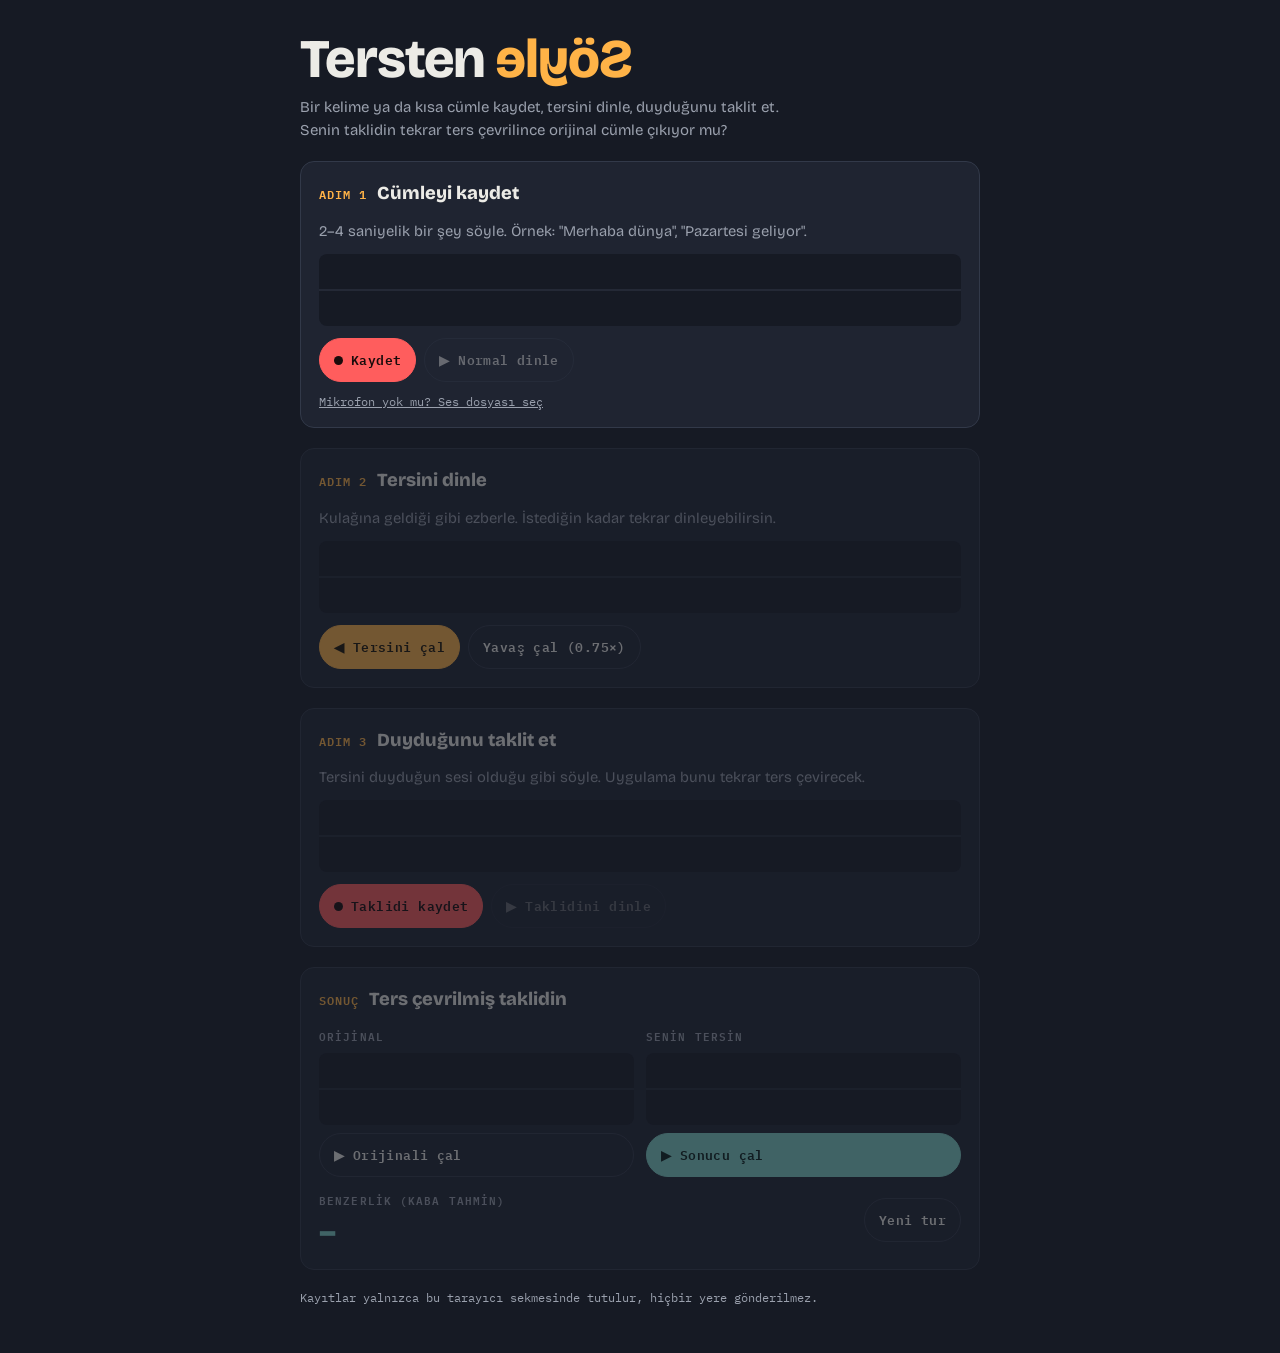
<file: tersten-soyle.html>
<!doctype html>
<html lang="tr">
<head>
<meta charset="utf-8">
<meta name="viewport" content="width=device-width,initial-scale=1">
<title>Tersten Söyle</title>
<link rel="preconnect" href="https://fonts.googleapis.com">
<link rel="stylesheet" href="https://fonts.googleapis.com/css2?family=Bricolage+Grotesque:opsz,wght@12..96,500;12..96,800&family=IBM+Plex+Mono:wght@400;600&display=swap">
<style>
/* Düzen: tek sütun, bant makarası gibi soldan sağa akan 3 adım; her adımda dalga formu */
:root{
  --ink:#161a24; --panel:#1f2431; --line:#323949;
  --fg:#ecebe6; --muted:#9aa0ad;
  --amber:#ffb347; --mint:#7fd1c7; --rec:#ff5d5d;
  --display:"Bricolage Grotesque",system-ui,sans-serif;
  --mono:"IBM Plex Mono",ui-monospace,monospace;
  color-scheme:dark;
}
*{box-sizing:border-box}
body{margin:0;background:var(--ink);color:var(--fg);font:15px/1.5 var(--display);
  padding:32px max(16px,env(safe-area-inset-right,0px)) 48px max(16px,env(safe-area-inset-left,0px))}
.wrap{max-width:680px;margin:0 auto;display:flex;flex-direction:column;gap:20px}
header h1{font-size:clamp(2.2rem,7vw,3.4rem);font-weight:800;margin:0;line-height:1;letter-spacing:-.02em}
header h1 .rev{display:inline-block;transform:scaleX(-1);color:var(--amber)}
header p{color:var(--muted);margin:10px 0 0;max-width:52ch}
.step{background:var(--panel);border:1px solid var(--line);border-radius:14px;padding:18px;display:flex;flex-direction:column;gap:12px}
.step.locked{opacity:.4;pointer-events:none}
.head{display:flex;align-items:baseline;gap:10px}
.num{font:600 12px var(--mono);color:var(--amber);letter-spacing:.08em}
.head h2{margin:0;font-size:1.15rem;font-weight:800}
.hint{margin:0;color:var(--muted);font-size:.92rem}
canvas{width:100%;height:72px;display:block;background:var(--ink);border-radius:8px}
.row{display:flex;flex-wrap:wrap;gap:8px}
button{font:600 13px var(--mono);letter-spacing:.03em;border:1px solid var(--line);background:transparent;color:var(--fg);
  padding:10px 14px;border-radius:999px;cursor:pointer;display:inline-flex;align-items:center;gap:8px}
button:hover{border-color:var(--fg)}
button:focus-visible{outline:2px solid var(--amber);outline-offset:2px}
button:disabled{opacity:.35;cursor:not-allowed}
button.rec{background:var(--rec);border-color:var(--rec);color:#1a0b0b}
button.rec.on{animation:pulse 1s infinite}
button.play{background:var(--amber);border-color:var(--amber);color:#1d1406}
button.play2{background:var(--mint);border-color:var(--mint);color:#0c201d}
.dot{width:9px;height:9px;border-radius:50%;background:currentColor}
.timer{font:600 13px var(--mono);color:var(--muted);font-variant-numeric:tabular-nums;align-self:center}
.cmp{display:grid;grid-template-columns:1fr 1fr;gap:12px}
.cmp > div{display:flex;flex-direction:column;gap:8px;min-width:0}
.lbl{font:600 11px var(--mono);letter-spacing:.1em;text-transform:uppercase;color:var(--muted)}
.score{font:800 2rem var(--display);color:var(--mint)}
.err{color:var(--rec);font-size:.9rem;margin:0}
footer{color:var(--muted);font:12px var(--mono)}
label.file{font:12px var(--mono);color:var(--muted);cursor:pointer;text-decoration:underline}
label.file input{display:none}
@media (max-width:480px){.cmp{grid-template-columns:1fr}}
@keyframes pulse{50%{opacity:.6}}
@media (prefers-reduced-motion:reduce){button.rec.on{animation:none}}
</style>
</head>
<body>
<div class="wrap">
  <header>
    <h1>Tersten <span class="rev">Söyle</span></h1>
    <p>Bir kelime ya da kısa cümle kaydet, tersini dinle, duyduğunu taklit et. Senin taklidin tekrar ters çevrilince orijinal cümle çıkıyor mu?</p>
  </header>

  <section class="step" id="s1">
    <div class="head"><span class="num">ADIM 1</span><h2>Cümleyi kaydet</h2></div>
    <p class="hint">2–4 saniyelik bir şey söyle. Örnek: "Merhaba dünya", "Pazartesi geliyor".</p>
    <canvas id="c1"></canvas>
    <div class="row">
      <button class="rec" id="r1"><span class="dot"></span>Kaydet</button>
      <button id="p1" disabled>▶ Normal dinle</button>
      <span class="timer" id="t1"></span>
    </div>
    <label class="file">Mikrofon yok mu? Ses dosyası seç<input type="file" accept="audio/*" id="f1"></label>
    <p class="err" id="e1" hidden></p>
  </section>

  <section class="step locked" id="s2">
    <div class="head"><span class="num">ADIM 2</span><h2>Tersini dinle</h2></div>
    <p class="hint">Kulağına geldiği gibi ezberle. İstediğin kadar tekrar dinleyebilirsin.</p>
    <canvas id="c2"></canvas>
    <div class="row"><button class="play" id="p2">◀ Tersini çal</button>
      <button id="slow">Yavaş çal (0.75×)</button></div>
  </section>

  <section class="step locked" id="s3">
    <div class="head"><span class="num">ADIM 3</span><h2>Duyduğunu taklit et</h2></div>
    <p class="hint">Tersini duyduğun sesi olduğu gibi söyle. Uygulama bunu tekrar ters çevirecek.</p>
    <canvas id="c3"></canvas>
    <div class="row">
      <button class="rec" id="r3"><span class="dot"></span>Taklidi kaydet</button>
      <button id="p3" disabled>▶ Taklidini dinle</button>
      <span class="timer" id="t3"></span>
    </div>
  </section>

  <section class="step locked" id="s4">
    <div class="head"><span class="num">SONUÇ</span><h2>Ters çevrilmiş taklidin</h2></div>
    <div class="cmp">
      <div><span class="lbl">Orijinal</span><canvas id="c4a"></canvas>
        <button id="p4a">▶ Orijinali çal</button></div>
      <div><span class="lbl">Senin tersin</span><canvas id="c4b"></canvas>
        <button class="play2" id="p4b">▶ Sonucu çal</button></div>
    </div>
    <div class="row" style="align-items:center;justify-content:space-between">
      <div><span class="lbl">Benzerlik (kaba tahmin)</span><div class="score" id="score">–</div></div>
      <button id="again">Yeni tur</button>
    </div>
  </section>

  <footer>Kayıtlar yalnızca bu tarayıcı sekmesinde tutulur, hiçbir yere gönderilmez.</footer>
</div>

<script>
const $ = id => document.getElementById(id);
let ctx;
const audio = () => (ctx ||= new (window.AudioContext||window.webkitAudioContext)());
const S = {orig:null, rev:null, att:null, attRev:null};
let current = null; // çalan kaynak
const MAX_SEC = 6;

// --- Ses yardımcıları ---
function reverse(buf){
  const out = audio().createBuffer(buf.numberOfChannels, buf.length, buf.sampleRate);
  for(let c=0;c<buf.numberOfChannels;c++){
    const src = buf.getChannelData(c), dst = out.getChannelData(c);
    for(let i=0,n=src.length;i<n;i++) dst[i] = src[n-1-i];
  }
  return out;
}
function trim(buf, thr=0.02){ // baştaki/sondaki sessizliği kes
  const d = buf.getChannelData(0); let a=0, b=d.length-1;
  while(a<b && Math.abs(d[a])<thr) a++;
  while(b>a && Math.abs(d[b])<thr) b--;
  const pad = Math.floor(buf.sampleRate*0.08);
  a=Math.max(0,a-pad); b=Math.min(d.length-1,b+pad);
  if(b-a < buf.sampleRate*0.2) return buf;
  const out = audio().createBuffer(buf.numberOfChannels, b-a+1, buf.sampleRate);
  for(let c=0;c<buf.numberOfChannels;c++) out.getChannelData(c).set(buf.getChannelData(c).subarray(a,b+1));
  return out;
}
function draw(canvas, buf, color, progress=-1){
  const dpr = devicePixelRatio||1, w = canvas.clientWidth, h = canvas.clientHeight;
  canvas.width = w*dpr; canvas.height = h*dpr;
  const g = canvas.getContext('2d'); g.scale(dpr,dpr); g.clearRect(0,0,w,h);
  if(!buf){ g.strokeStyle='#323949'; g.beginPath(); g.moveTo(0,h/2); g.lineTo(w,h/2); g.stroke(); return; }
  const d = buf.getChannelData(0), bars = Math.floor(w/3), step = Math.floor(d.length/bars);
  let peak = 0.0001; for(let i=0;i<d.length;i+=64) peak=Math.max(peak,Math.abs(d[i]));
  for(let i=0;i<bars;i++){
    let m=0; for(let j=0;j<step;j+=8) m=Math.max(m,Math.abs(d[i*step+j]||0));
    const bh = Math.max(2,(m/peak)*(h-10));
    g.fillStyle = (progress>=0 && i/bars<=progress) ? '#ecebe6' : color;
    g.fillRect(i*3,(h-bh)/2,2,bh);
  }
}
function play(buf, canvas, color, rate=1){
  if(current){ try{current.stop()}catch(e){} }
  const a = audio(); a.resume();
  const src = a.createBufferSource(); src.buffer = buf; src.playbackRate.value = rate;
  src.connect(a.destination); current = src;
  const t0 = a.currentTime, dur = buf.duration/rate;
  src.start();
  (function tick(){
    const p = (a.currentTime-t0)/dur;
    if(current!==src || p>=1){ draw(canvas,buf,color); return; }
    draw(canvas,buf,color,p); requestAnimationFrame(tick);
  })();
}

// --- Kayıt ---
async function record(btn, timerEl, label, onDone){
  if(btn._rec){ btn._rec.stop(); return; }
  let stream;
  try{ stream = await navigator.mediaDevices.getUserMedia({audio:{echoCancellation:false,noiseSuppression:true}}); }
  catch(e){ const er=$('e1'); er.hidden=false; er.textContent='Mikrofona erişilemedi. Tarayıcıda mikrofon iznini aç ya da aşağıdan bir ses dosyası seç.'; return; }
  const rec = new MediaRecorder(stream), chunks=[];
  btn._rec = rec; btn.classList.add('on'); btn.lastChild.textContent='Durdur';
  const start = Date.now();
  const iv = setInterval(()=>{
    const s=(Date.now()-start)/1000; timerEl.textContent = s.toFixed(1)+' / '+MAX_SEC+' sn';
    if(s>=MAX_SEC) rec.stop();
  },100);
  rec.ondataavailable = e => chunks.push(e.data);
  rec.onstop = async ()=>{
    clearInterval(iv); stream.getTracks().forEach(t=>t.stop());
    btn._rec=null; btn.classList.remove('on'); btn.lastChild.textContent=label;
    const blob = new Blob(chunks,{type:rec.mimeType});
    const buf = await audio().decodeAudioData(await blob.arrayBuffer());
    timerEl.textContent = buf.duration.toFixed(1)+' sn';
    onDone(trim(buf));
  };
  rec.start();
}

function setOrig(buf){
  S.orig = buf; S.rev = reverse(buf);
  draw($('c1'),S.orig,'#ffb347'); draw($('c2'),S.rev,'#ffb347');
  $('p1').disabled=false; $('s2').classList.remove('locked'); $('s3').classList.remove('locked');
  $('e1').hidden=true;
  play(S.rev,$('c2'),'#ffb347'); // otomatik tersini çal
}
function setAttempt(buf){
  S.att = buf; S.attRev = reverse(buf);
  draw($('c3'),S.att,'#7fd1c7'); draw($('c4a'),S.orig,'#ffb347'); draw($('c4b'),S.attRev,'#7fd1c7');
  $('p3').disabled=false; $('s4').classList.remove('locked');
  $('score').textContent = similarity(S.orig,S.attRev)+'%';
  play(S.attRev,$('c4b'),'#7fd1c7');
  $('s4').scrollIntoView({behavior:matchMedia('(prefers-reduced-motion: reduce)').matches?'auto':'smooth',block:'center'});
}

// Kaba benzerlik: iki sesin ses yüksekliği zarflarını aynı uzunluğa getirip korelasyon
function envelope(buf,n=80){
  const d=buf.getChannelData(0), step=Math.floor(d.length/n), e=[];
  for(let i=0;i<n;i++){ let s=0; for(let j=0;j<step;j++){ const v=d[i*step+j]||0; s+=v*v; } e.push(Math.sqrt(s/step)); }
  return e;
}
function similarity(a,b){
  const x=envelope(a), y=envelope(b), n=x.length;
  const mx=x.reduce((p,c)=>p+c)/n, my=y.reduce((p,c)=>p+c)/n;
  let num=0,dx=0,dy=0;
  for(let i=0;i<n;i++){ num+=(x[i]-mx)*(y[i]-my); dx+=(x[i]-mx)**2; dy+=(y[i]-my)**2; }
  const r = num/Math.sqrt(dx*dy||1);
  const lenPen = Math.min(a.duration,b.duration)/Math.max(a.duration,b.duration);
  return Math.max(0,Math.round(((r+1)/2)*lenPen*100));
}

// --- Bağlantılar ---
$('r1').onclick = ()=> record($('r1'),$('t1'),'Kaydet',setOrig);
$('r3').onclick = ()=> record($('r3'),$('t3'),'Taklidi kaydet',setAttempt);
$('p1').onclick = ()=> play(S.orig,$('c1'),'#ffb347');
$('p2').onclick = ()=> play(S.rev,$('c2'),'#ffb347');
$('slow').onclick = ()=> play(S.rev,$('c2'),'#ffb347',0.75);
$('p3').onclick = ()=> play(S.att,$('c3'),'#7fd1c7');
$('p4a').onclick = ()=> play(S.orig,$('c4a'),'#ffb347');
$('p4b').onclick = ()=> play(S.attRev,$('c4b'),'#7fd1c7');
$('f1').onchange = async e=>{
  const f=e.target.files[0]; if(!f) return;
  try{ setOrig(trim(await audio().decodeAudioData(await f.arrayBuffer()))); }
  catch(err){ const er=$('e1'); er.hidden=false; er.textContent='Bu dosya okunamadı. MP3, WAV ya da M4A dene.'; }
};
$('again').onclick = ()=>{
  Object.keys(S).forEach(k=>S[k]=null);
  ['s2','s3','s4'].forEach(id=>$(id).classList.add('locked'));
  ['p1','p3'].forEach(id=>$(id).disabled=true);
  ['t1','t3'].forEach(id=>$(id).textContent='');
  $('score').textContent='–';
  ['c1','c2','c3','c4a','c4b'].forEach(id=>draw($(id),null));
  window.scrollTo({top:0});
};
['c1','c2','c3','c4a','c4b'].forEach(id=>draw($(id),null));
addEventListener('resize',()=>{
  draw($('c1'),S.orig,'#ffb347'); draw($('c2'),S.rev,'#ffb347'); draw($('c3'),S.att,'#7fd1c7');
  draw($('c4a'),S.orig,'#ffb347'); draw($('c4b'),S.attRev,'#7fd1c7');
});
</script>
</body>
</html>
</file>
